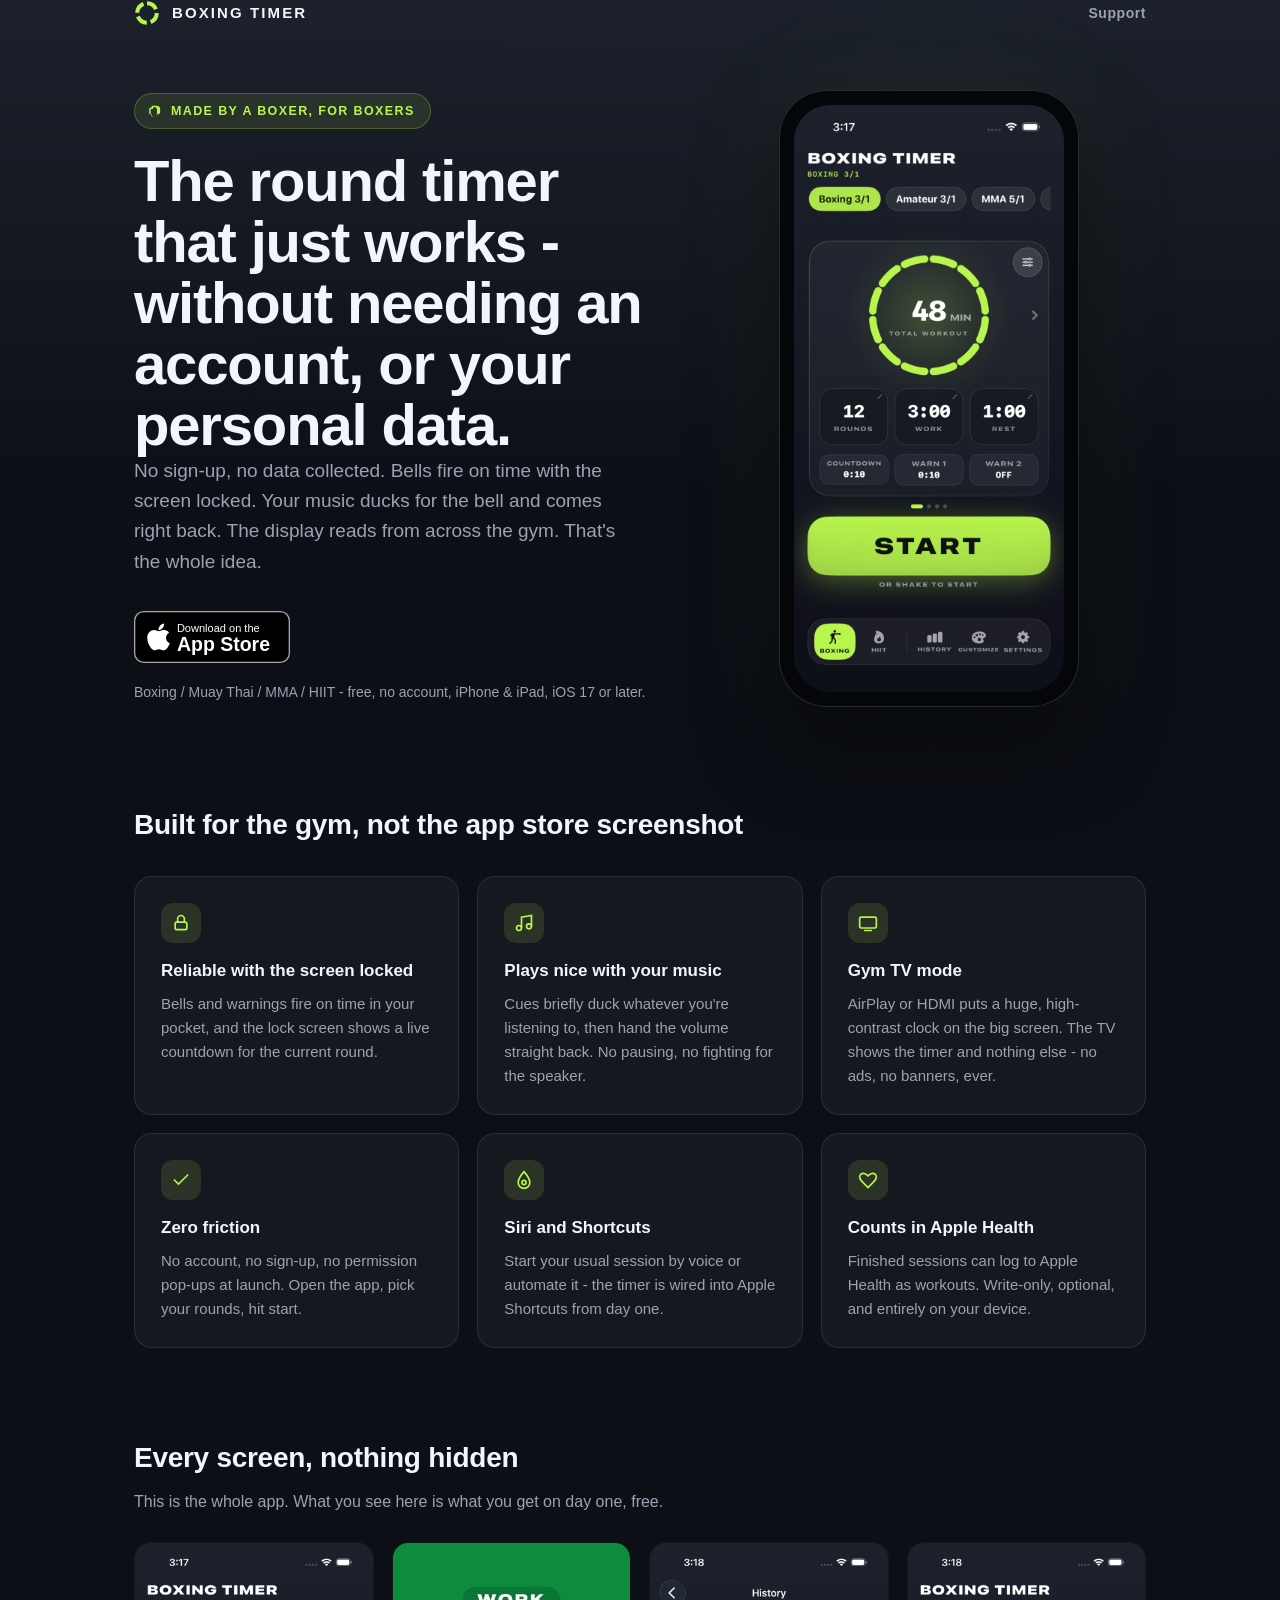
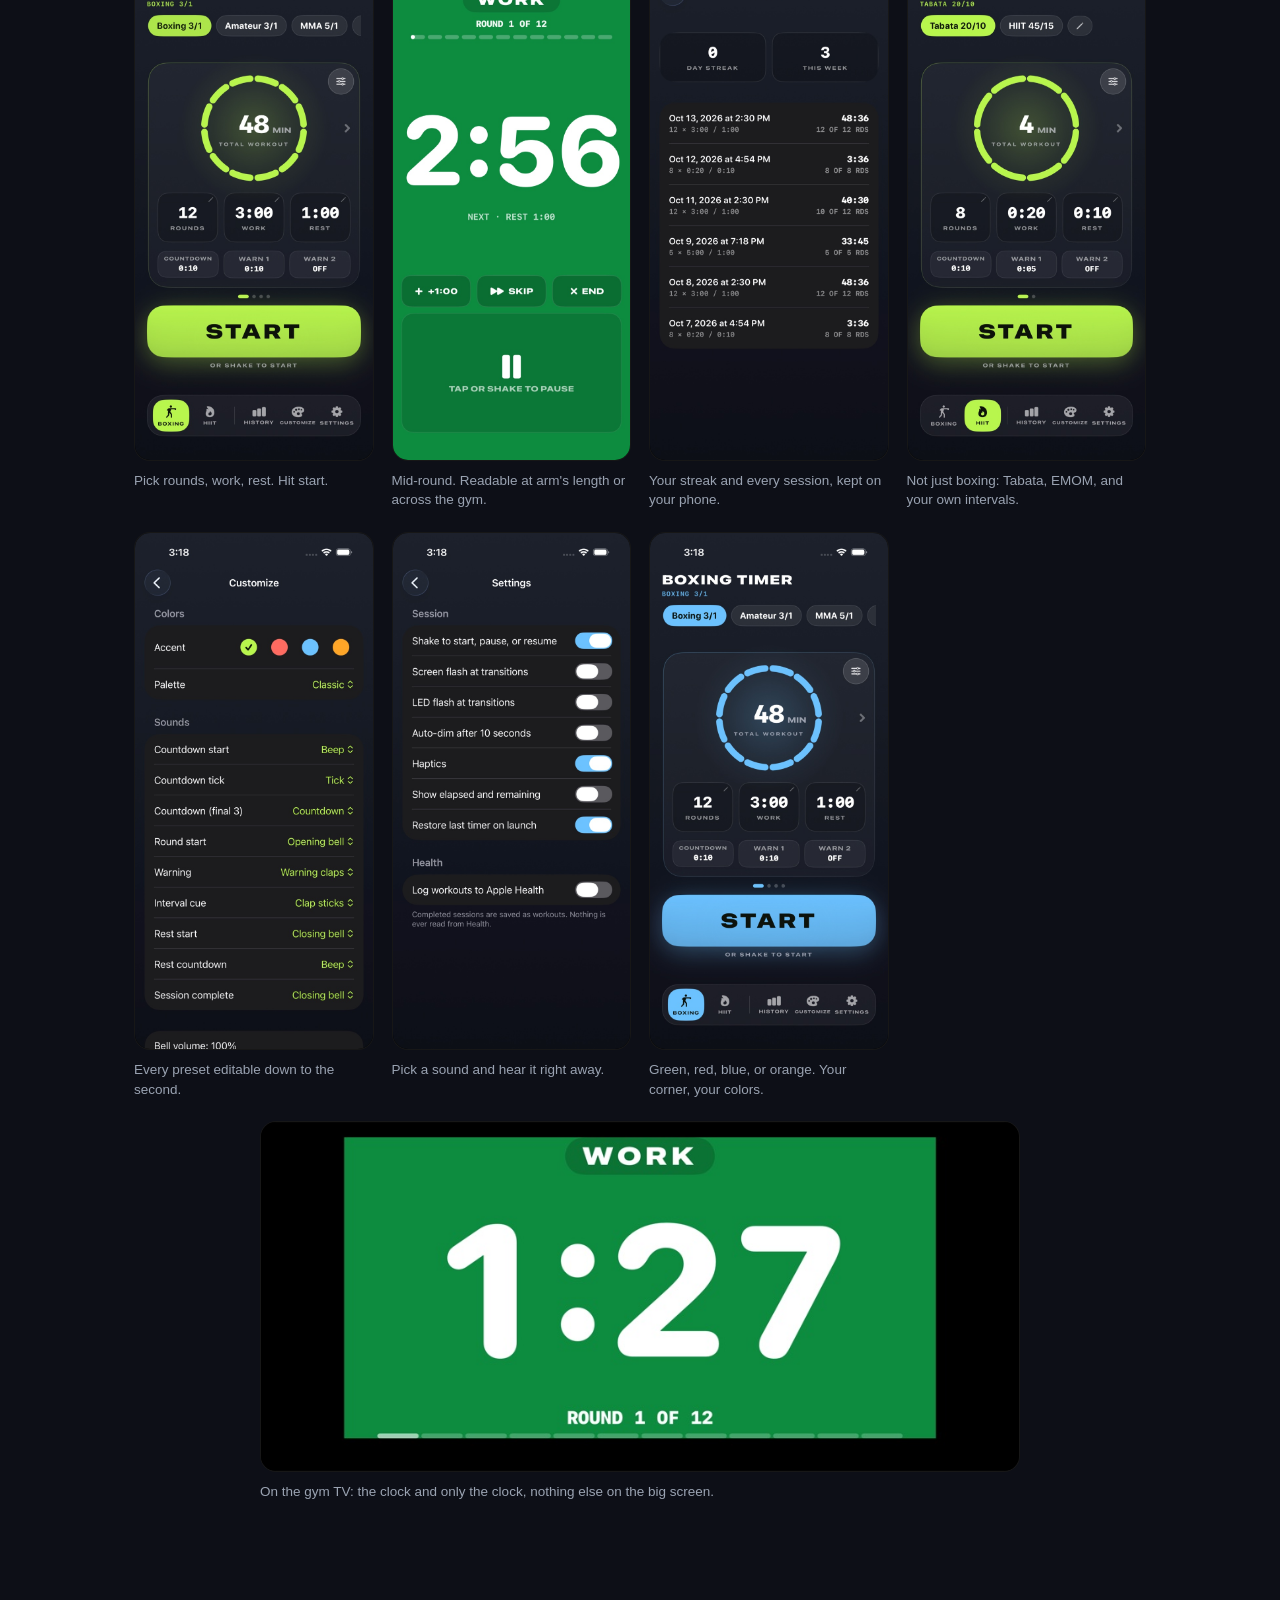
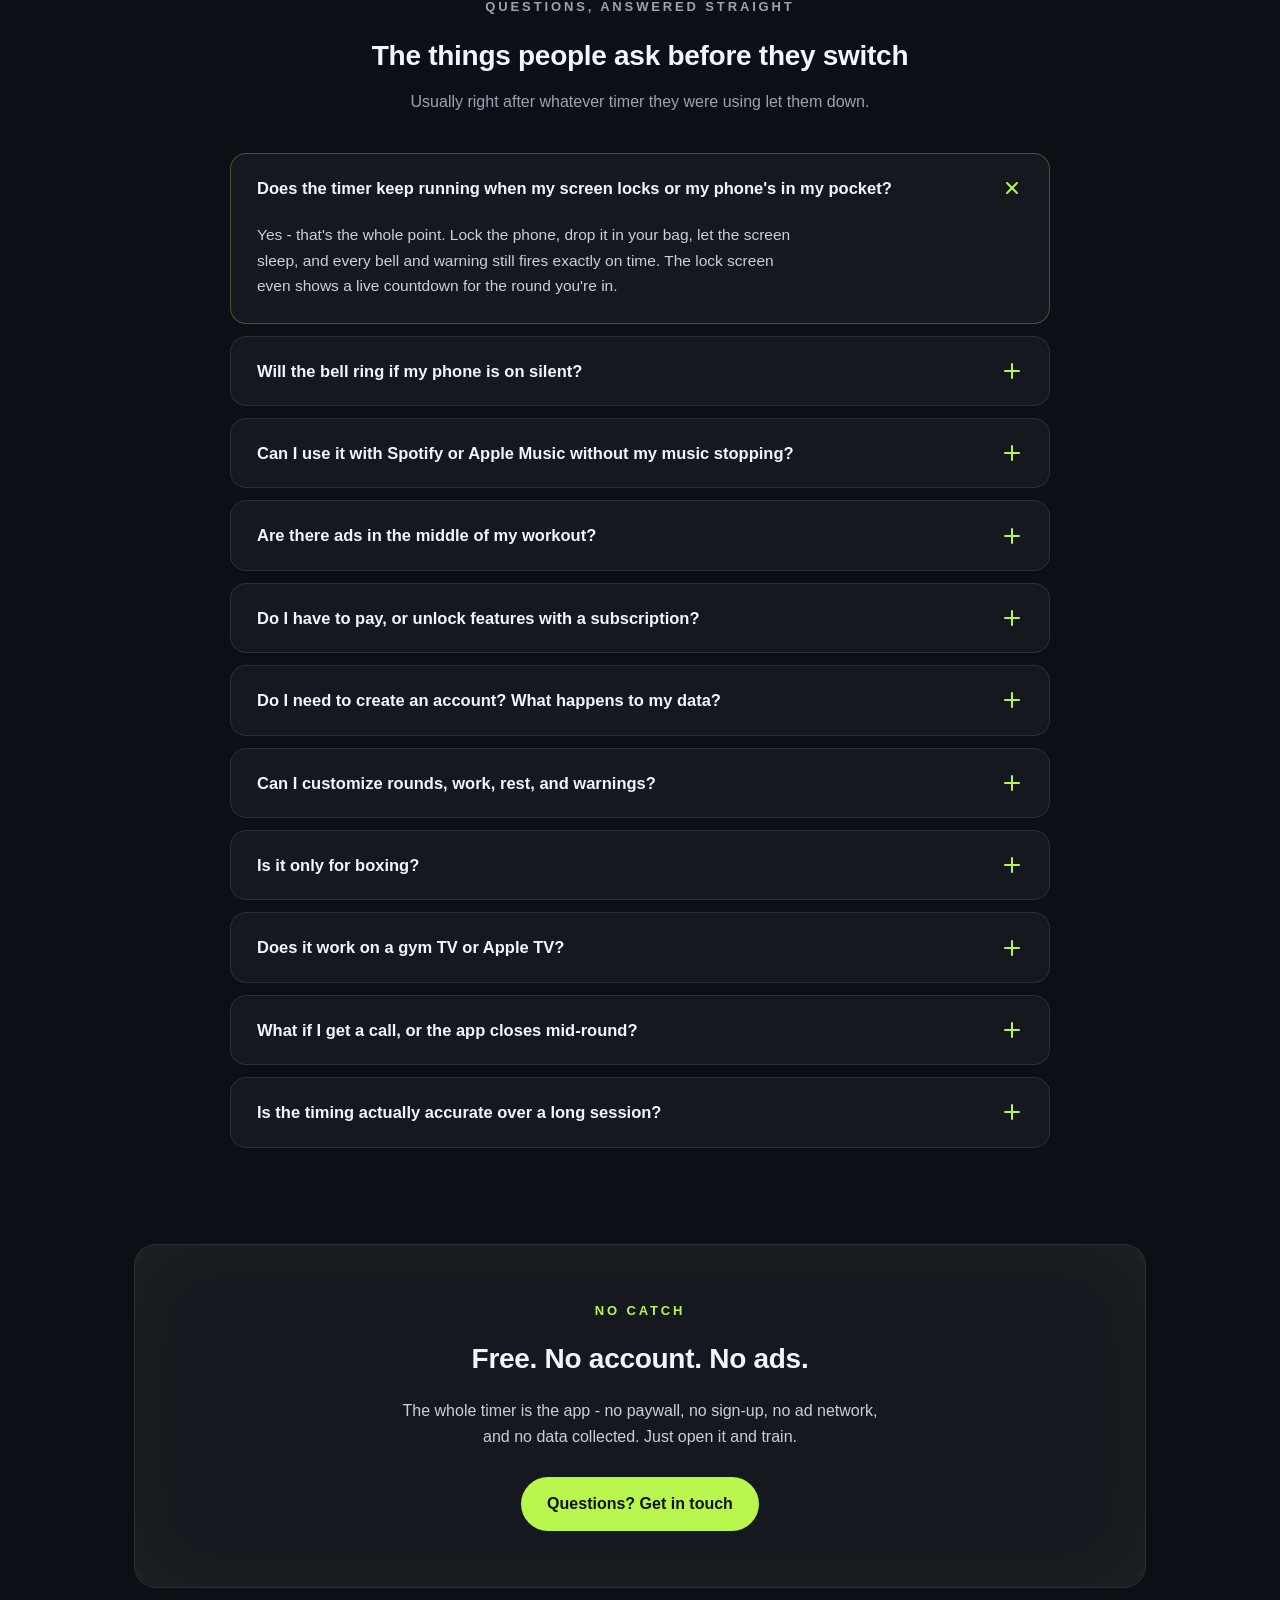
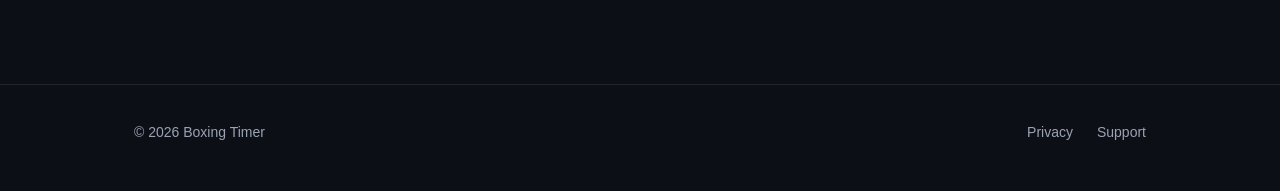
<file: index.html>
<!DOCTYPE html>
<html lang="en">
<head>
<meta charset="utf-8">
<meta name="viewport" content="width=device-width, initial-scale=1">
<title>Boxing Timer - the round timer that just works</title>
<meta name="description" content="A round and interval timer for boxing, Muay Thai, MMA, and HIIT. No account, no data collected. Bells fire on time with the screen locked, your music ducks cleanly, and the display reads from across the gym.">
<meta property="og:title" content="Boxing Timer">
<meta property="og:description" content="The round timer that just works - without needing an account, or your personal data. Boxing, Muay Thai, MMA, and HIIT.">
<meta property="og:url" content="https://theboxingtimer.com">
<meta property="og:image" content="https://theboxingtimer.com/assets/screenshots/home.jpg">
<meta name="theme-color" content="#0d0f17">
<link rel="icon" href="/favicon.svg" type="image/svg+xml">
<link rel="stylesheet" href="/assets/site.css">
<style>
  .hero { display: grid; grid-template-columns: 1.1fr 0.9fr; gap: 48px; align-items: center; padding: 64px 0 40px; }
  .hero-cta { display: flex; gap: 14px; margin-top: 34px; flex-wrap: wrap; }
  .hero-note { color: var(--muted); font-size: 14px; margin-top: 18px; }
  .phone-wrap { display: flex; justify-content: center; }
  .phone {
    width: 300px; padding: 14px; border-radius: 48px;
    background: #05060a; border: 1px solid rgba(255,255,255,0.14);
    box-shadow: 0 40px 80px rgba(0,0,0,0.55), 0 0 120px rgba(184,245,77,0.07);
  }
  .screen-img { display: block; width: 100%; height: auto; border-radius: 36px; }
  .appstore-badge { position: relative; display: inline-flex; align-items: center; transition: opacity 0.15s ease; }
  .appstore-badge:hover { opacity: 0.85; }
  .appstore-badge .badge-svg { height: 52px; width: auto; display: block; }
  .eyebrow-badge {
    display: inline-flex; align-items: center; gap: 8px;
    padding: 7px 15px 7px 11px; border-radius: 999px; margin-bottom: 22px;
    background: rgba(184, 245, 77, 0.1); border: 1px solid rgba(184, 245, 77, 0.24);
    color: var(--accent); font-size: 12.5px; font-weight: 800; letter-spacing: 0.11em; text-transform: uppercase;
  }
  .eyebrow-badge svg { width: 17px; height: 17px; flex: none; }
  .features { padding: 56px 0 0; }
  .features h2 { margin-bottom: 28px; }
  .shots { padding: 88px 0 0; }
  .shots h2 { margin-bottom: 8px; }
  .shots-intro { color: var(--muted); margin-bottom: 28px; }
  .shots-row { display: grid; grid-template-columns: repeat(4, 1fr); gap: 22px 18px; align-items: start; }
  .shots figure { margin: 0; }
  .shots figure.wide { grid-column: 1 / -1; max-width: 760px; justify-self: center; }
  .shots img { width: 100%; height: auto; display: block; border-radius: 16px; border: 1px solid var(--border); background: #000; }
  .shots figcaption { color: var(--muted); font-size: 13.5px; margin-top: 10px; line-height: 1.45; }
  @media (max-width: 900px) { .shots-row { grid-template-columns: repeat(2, 1fr); } }
  .faq { padding: 96px 0 0; }
  .faq-head { max-width: 720px; margin: 0 auto 38px; text-align: center; }
  .faq-head h2 { margin-bottom: 10px; }
  .faq-head p { color: var(--muted); }
  .faq-list { max-width: 820px; margin: 0 auto; }
  .faq-item { border: 1px solid var(--border); border-radius: 16px; background: var(--panel); margin-bottom: 12px; transition: border-color 0.2s ease; }
  .faq-item:hover { border-color: rgba(255, 255, 255, 0.16); }
  .faq-item[open] { border-color: rgba(184, 245, 77, 0.28); }
  .faq-item summary {
    list-style: none; cursor: pointer; padding: 21px 26px;
    display: flex; align-items: center; justify-content: space-between; gap: 20px;
    font-size: 16.5px; font-weight: 700; color: var(--text);
  }
  .faq-item summary::-webkit-details-marker { display: none; }
  .faq-item summary:focus-visible { outline: 2px solid var(--accent); outline-offset: 2px; border-radius: 12px; }
  .faq-item .plus { position: relative; flex: none; width: 22px; height: 22px; transition: transform 0.25s ease; }
  .faq-item .plus::before, .faq-item .plus::after { content: ""; position: absolute; background: var(--accent); border-radius: 2px; }
  .faq-item .plus::before { top: 10px; left: 3px; width: 16px; height: 2px; }
  .faq-item .plus::after { left: 10px; top: 3px; width: 2px; height: 16px; }
  .faq-item[open] .plus { transform: rotate(135deg); }
  .faq-item .answer { padding: 0 26px 24px; color: #c9d0da; font-size: 15.5px; line-height: 1.65; max-width: 68ch; }
  .cta-band {
    margin-top: 96px; padding: 56px 44px; border-radius: 22px; text-align: center;
    background: var(--panel); border: 1px solid var(--border);
    box-shadow: 0 0 80px rgba(184, 245, 77, 0.06) inset;
  }
  .cta-band p:not(.kicker) { color: #c9d0da; max-width: 56ch; margin: 0 auto 28px; }
  @media (max-width: 760px) {
    .shots-row { grid-template-columns: 1fr; }
    .cta-band { padding: 32px 24px; }
    .faq-item summary { padding: 18px 20px; font-size: 15.5px; }
    .faq-item .answer { padding: 0 20px 20px; }
  }
  @media (max-width: 860px) {
    .hero { grid-template-columns: 1fr; padding-top: 32px; }
    .phone-wrap { order: -1; }
    .phone { width: 260px; }
  }
</style>
</head>
<body>

<header class="wrap">
  <nav class="nav">
    <a class="brand" href="/">
      <svg width="26" height="26" viewBox="0 0 32 32" aria-hidden="true"><circle cx="16" cy="16" r="12" fill="none" stroke="#b8f54d" stroke-width="5" stroke-dasharray="14 4.85" transform="rotate(-90 16 16)"/></svg>
      BOXING TIMER
    </a>
    <div class="nav-links">
      <a href="/support/">Support</a>
    </div>
  </nav>
</header>

<main class="wrap">
  <section class="hero">
    <div>
      <p class="eyebrow-badge">
        <svg viewBox="0 0 24 24" fill="currentColor" aria-hidden="true"><path d="M15 4a5 5 0 0 1 5 5v2.5a4.5 4.5 0 0 1-4.5 4.5H15v1a2 2 0 0 1-2 2H9a2 2 0 0 1-2-2v-1.2A5 5 0 0 1 4.5 15V9A2.5 2.5 0 0 1 7 6.5h1V5a1 1 0 0 1 1-1zm0 2H9.9v2.5H7A.5.5 0 0 0 6.5 9v6a.5.5 0 0 0 .5.5h.5V16a3 3 0 0 0 3 3h2.5a2.5 2.5 0 0 0 2.5-2.5V9a3 3 0 0 0-2.5-3z"/></svg>
        Made by a boxer, for boxers
      </p>
      <h1>The round timer that just works - without needing an account, or your personal data.</h1>
      <p class="lede">No sign-up, no data collected. Bells fire on time with the screen locked. Your music ducks for the bell and comes right back. The display reads from across the gym. That's the whole idea.</p>
      <div class="hero-cta">
        <a class="appstore-badge" href="https://apps.apple.com/app/boxing-timer-round-timer/id6817088693">
          <svg class="badge-svg" viewBox="0 0 120 40" role="img" aria-label="Download on the App Store">
            <rect x="0.5" y="0.5" width="119" height="39" rx="7" fill="#000" stroke="#a6a6a6"/>
            <path fill="#fff" transform="translate(10,8.2) scale(0.046)" d="M318.7 268.7c-.2-36.7 16.4-64.4 50-84.8-18.8-26.9-47.2-41.7-84.7-44.6-35.5-2.9-74.3 20.7-88.5 20.7-15 0-49.4-19.7-76.4-19.7C63.3 141.2 4 184.8 4 273.5q0 39.3 14.4 81.2c12.8 36.7 59 126.7 107.2 125.2 25.2-.6 43-17.9 75.8-17.9 31.8 0 48.3 17.9 76.4 17.9 48.6-.7 90.4-82.5 102.6-119.3-65.2-30.7-61.7-90-61.7-91.9zm-56.6-164.2c27.3-32.4 24.8-61.9 24-72.5-24.1 1.4-52 16.4-67.9 34.9-17.5 19.8-27.8 44.3-25.6 71.9 26.1 2 49.9-11.4 69.5-34.3z"/>
            <text x="33" y="16" fill="#fff" font-size="8.5" font-family="-apple-system, BlinkMacSystemFont, 'Segoe UI', Roboto, sans-serif">Download on the</text>
            <text x="33" y="31" fill="#fff" font-size="15" font-weight="600" font-family="-apple-system, BlinkMacSystemFont, 'Segoe UI', Roboto, sans-serif">App Store</text>
          </svg>
        </a>
      </div>
      <p class="hero-note">Boxing / Muay Thai / MMA / HIIT - free, no account, iPhone &amp; iPad, iOS 17 or later.</p>
    </div>
    <div class="phone-wrap">
      <div class="phone">
        <img class="screen-img" src="/assets/screenshots/home.jpg" alt="Boxing Timer home screen: preset cards, a segmented ring showing a 48 minute total workout, and a large start button" width="720" height="1565">
      </div>
    </div>
  </section>

  <section class="features">
    <h2>Built for the gym, not the app store screenshot</h2>
    <div class="grid">
      <div class="card">
        <div class="glyph"><svg width="20" height="20" viewBox="0 0 24 24" fill="none" stroke="#b8f54d" stroke-width="2" stroke-linecap="round"><rect x="5" y="11" width="14" height="9" rx="2"/><path d="M8 11V7a4 4 0 0 1 8 0v4"/></svg></div>
        <h3>Reliable with the screen locked</h3>
        <p>Bells and warnings fire on time in your pocket, and the lock screen shows a live countdown for the current round.</p>
      </div>
      <div class="card">
        <div class="glyph"><svg width="20" height="20" viewBox="0 0 24 24" fill="none" stroke="#b8f54d" stroke-width="2" stroke-linecap="round"><path d="M9 18V5l12-2v13"/><circle cx="6" cy="18" r="3"/><circle cx="18" cy="16" r="3"/></svg></div>
        <h3>Plays nice with your music</h3>
        <p>Cues briefly duck whatever you're listening to, then hand the volume straight back. No pausing, no fighting for the speaker.</p>
      </div>
      <div class="card">
        <div class="glyph"><svg width="20" height="20" viewBox="0 0 24 24" fill="none" stroke="#b8f54d" stroke-width="2" stroke-linecap="round"><rect x="2" y="5" width="20" height="13" rx="2"/><path d="M8 21h8"/></svg></div>
        <h3>Gym TV mode</h3>
        <p>AirPlay or HDMI puts a huge, high-contrast clock on the big screen. The TV shows the timer and nothing else - no ads, no banners, ever.</p>
      </div>
      <div class="card">
        <div class="glyph"><svg width="20" height="20" viewBox="0 0 24 24" fill="none" stroke="#b8f54d" stroke-width="2" stroke-linecap="round"><path d="M20 6 9 17l-5-5"/></svg></div>
        <h3>Zero friction</h3>
        <p>No account, no sign-up, no permission pop-ups at launch. Open the app, pick your rounds, hit start.</p>
      </div>
      <div class="card">
        <div class="glyph"><svg width="20" height="20" viewBox="0 0 24 24" fill="none" stroke="#b8f54d" stroke-width="2" stroke-linecap="round"><path d="M12 2a7 7 0 0 1 7 7c0 5-7 13-7 13S5 14 5 9a7 7 0 0 1 7-7Z" transform="rotate(180 12 12)"/><circle cx="12" cy="15" r="2.5"/></svg></div>
        <h3>Siri and Shortcuts</h3>
        <p>Start your usual session by voice or automate it - the timer is wired into Apple Shortcuts from day one.</p>
      </div>
      <div class="card">
        <div class="glyph"><svg width="20" height="20" viewBox="0 0 24 24" fill="none" stroke="#b8f54d" stroke-width="2" stroke-linecap="round"><path d="M19 14c1.5-1.5 3-3.4 3-5.5A4.5 4.5 0 0 0 17.5 4c-2 0-3.5 1-5.5 3-2-2-3.5-3-5.5-3A4.5 4.5 0 0 0 2 8.5c0 2.1 1.5 4 3 5.5l7 7Z"/></svg></div>
        <h3>Counts in Apple Health</h3>
        <p>Finished sessions can log to Apple Health as workouts. Write-only, optional, and entirely on your device.</p>
      </div>
    </div>
  </section>

  <section class="shots">
    <h2>Every screen, nothing hidden</h2>
    <p class="shots-intro">This is the whole app. What you see here is what you get on day one, free.</p>
    <div class="shots-row">
      <figure>
        <img src="/assets/screenshots/home.jpg" alt="Home screen with boxing presets, a segmented ring, and a large start button">
        <figcaption>Pick rounds, work, rest. Hit start.</figcaption>
      </figure>
      <figure>
        <img src="/assets/screenshots/session.jpg" alt="A running work round with the countdown and round number">
        <figcaption>Mid-round. Readable at arm's length or across the gym.</figcaption>
      </figure>
      <figure>
        <img src="/assets/screenshots/history.jpg" alt="History screen with weekly stats and logged workouts">
        <figcaption>Your streak and every session, kept on your phone.</figcaption>
      </figure>
      <figure>
        <img src="/assets/screenshots/hiit.jpg" alt="HIIT tab with Tabata and interval presets">
        <figcaption>Not just boxing: Tabata, EMOM, and your own intervals.</figcaption>
      </figure>
      <figure>
        <img src="/assets/screenshots/customize.jpg" alt="Customize screen with accent colors and sound choices for every cue">
        <figcaption>Every preset editable down to the second.</figcaption>
      </figure>
      <figure>
        <img src="/assets/screenshots/settings.jpg" alt="Settings screen with sound choices">
        <figcaption>Pick a sound and hear it right away.</figcaption>
      </figure>
      <figure>
        <img src="/assets/screenshots/home-blue.jpg" alt="The home screen re-themed in the blue accent color">
        <figcaption>Green, red, blue, or orange. Your corner, your colors.</figcaption>
      </figure>
      <figure class="wide">
        <img src="/assets/screenshots/tv.jpg" alt="The gym TV scene: a large green work round countdown">
        <figcaption>On the gym TV: the clock and only the clock, nothing else on the big screen.</figcaption>
      </figure>
    </div>
  </section>

  <section class="faq">
    <div class="faq-head">
      <p class="kicker">Questions, answered straight</p>
      <h2>The things people ask before they switch</h2>
      <p>Usually right after whatever timer they were using let them down.</p>
    </div>
    <div class="faq-list">
      <details class="faq-item" open>
        <summary>Does the timer keep running when my screen locks or my phone's in my pocket?<span class="plus" aria-hidden="true"></span></summary>
        <div class="answer">Yes - that's the whole point. Lock the phone, drop it in your bag, let the screen sleep, and every bell and warning still fires exactly on time. The lock screen even shows a live countdown for the round you're in.</div>
      </details>
      <details class="faq-item">
        <summary>Will the bell ring if my phone is on silent?<span class="plus" aria-hidden="true"></span></summary>
        <div class="answer">Yes, on purpose. A round bell you can't hear is useless, so cues play through the silent switch the way an alarm clock does. Want to train quietly? Turn sound off in Settings and keep the screen flash and vibration instead.</div>
      </details>
      <details class="faq-item">
        <summary>Can I use it with Spotify or Apple Music without my music stopping?<span class="plus" aria-hidden="true"></span></summary>
        <div class="answer">Yes. Your music keeps playing - cues just dip the volume for a moment and hand it straight back. Nothing pauses, nothing fights for the speaker, whether it's a playlist, a podcast, or the gym's system over Bluetooth.</div>
      </details>
      <details class="faq-item">
        <summary>Are there ads in the middle of my workout?<span class="plus" aria-hidden="true"></span></summary>
        <div class="answer">Never. No ads, no ad network, no sponsors, no pop-ups - nothing. The app is free and the timer is the entire app, with no interruptions of any kind.</div>
      </details>
      <details class="faq-item">
        <summary>Do I have to pay, or unlock features with a subscription?<span class="plus" aria-hidden="true"></span></summary>
        <div class="answer">No. The app is free and the timer is the entire app - there's no "pro" tier holding your rounds, sounds, or the TV screen behind a paywall.</div>
      </details>
      <details class="faq-item">
        <summary>Do I need to create an account? What happens to my data?<span class="plus" aria-hidden="true"></span></summary>
        <div class="answer">No account, and no data collected - no analytics, no tracking, no identifiers of any kind. Your presets and history live on your phone and never leave it. The <a href="/privacy/">full privacy policy</a> takes two minutes to read because there's nothing to disclose.</div>
      </details>
      <details class="faq-item">
        <summary>Can I customize rounds, work, rest, and warnings?<span class="plus" aria-hidden="true"></span></summary>
        <div class="answer">Down to the second. Set any number of rounds - or unlimited - with independent work and rest, a get-ready countdown, and up to two warning cues before the round ends. Save it as a preset and it's one tap next time.</div>
      </details>
      <details class="faq-item">
        <summary>Is it only for boxing?<span class="plus" aria-hidden="true"></span></summary>
        <div class="answer">No - rounds are rounds. Muay Thai, MMA, kickboxing, HIIT, Tabata, EMOM, conditioning, jump rope. There's a dedicated HIIT tab, and every preset bends to whatever your coach dreamed up.</div>
      </details>
      <details class="faq-item">
        <summary>Does it work on a gym TV or Apple TV?<span class="plus" aria-hidden="true"></span></summary>
        <div class="answer">Yes. Connect over AirPlay or HDMI and the timer takes over the big screen with a huge, high-contrast clock readable from the far bag. The TV shows the timer and nothing else - the phone keeps the controls.</div>
      </details>
      <details class="faq-item">
        <summary>What if I get a call, or the app closes mid-round?<span class="plus" aria-hidden="true"></span></summary>
        <div class="answer">It handles both. A phone call auto-pauses the session and it resumes when the call ends. And if the app is ever force-closed in the middle of a workout, it offers to pick up right where you left off.</div>
      </details>
      <details class="faq-item">
        <summary>Is the timing actually accurate over a long session?<span class="plus" aria-hidden="true"></span></summary>
        <div class="answer">Yes. Every cue is scheduled against a fixed timeline rather than counted tick by tick, so the bell doesn't drift across a twelve-round session or after the app spends time in the background. On time is the one thing a round timer can't get wrong.</div>
      </details>
    </div>
  </section>

  <section class="cta-band">
    <p class="kicker">No catch</p>
    <h2>Free. No account. No ads.</h2>
    <p>The whole timer is the app - no paywall, no sign-up, no ad network, and no data collected. Just open it and train.</p>
    <a class="btn btn-primary" href="/support/">Questions? Get in touch</a>
  </section>
</main>

<footer>
  <div class="wrap foot">
    <span>&copy; 2026 Boxing Timer</span>
    <div class="foot-links">
      <a href="/privacy/">Privacy</a>
      <a href="/support/">Support</a>
    </div>
  </div>
</footer>

</body>
</html>
</file>
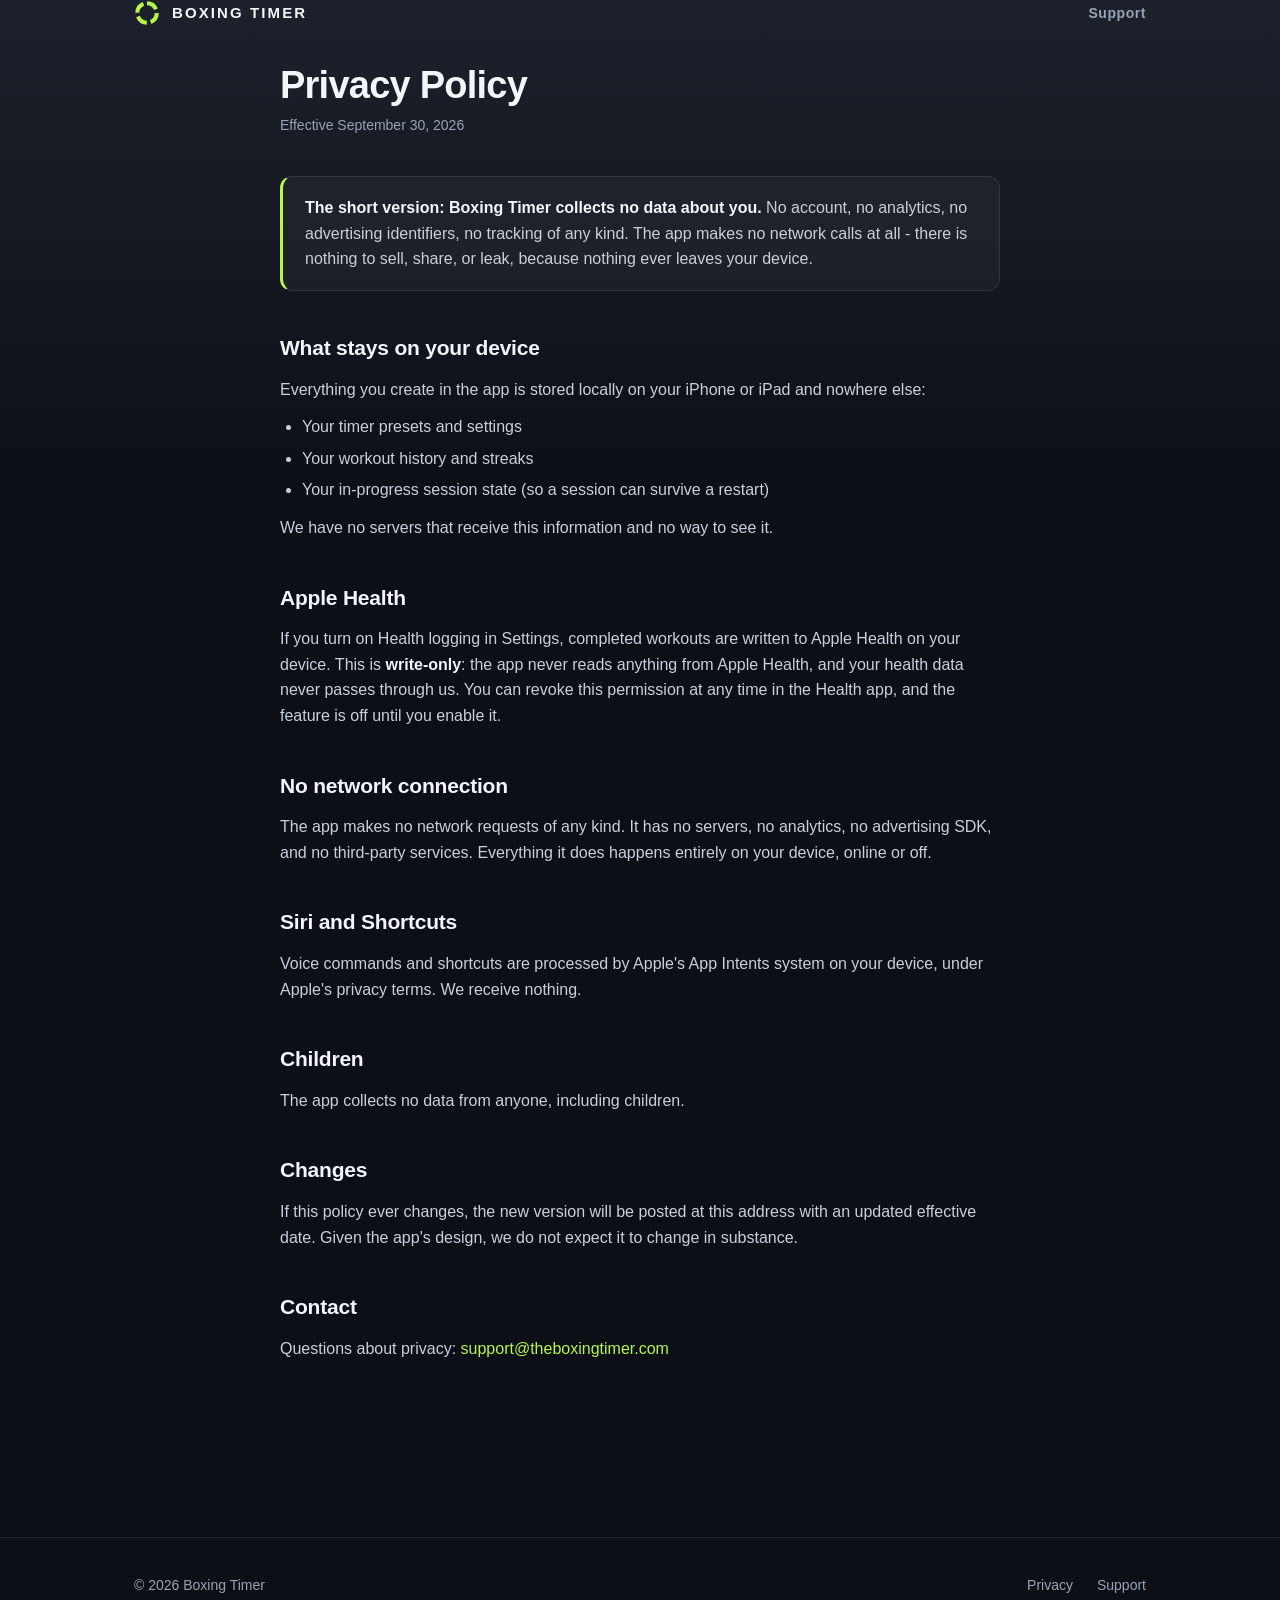
<file: privacy/index.html>
<!DOCTYPE html>
<html lang="en">
<head>
<meta charset="utf-8">
<meta name="viewport" content="width=device-width, initial-scale=1">
<title>Privacy Policy - Boxing Timer</title>
<meta name="description" content="Boxing Timer collects no data. No accounts, no analytics, no tracking.">
<meta name="theme-color" content="#0d0f17">
<link rel="icon" href="/favicon.svg" type="image/svg+xml">
<link rel="stylesheet" href="/assets/site.css">
</head>
<body>

<header class="wrap">
  <nav class="nav">
    <a class="brand" href="/">
      <svg width="26" height="26" viewBox="0 0 32 32" aria-hidden="true"><circle cx="16" cy="16" r="12" fill="none" stroke="#b8f54d" stroke-width="5" stroke-dasharray="14 4.85" transform="rotate(-90 16 16)"/></svg>
      BOXING TIMER
    </a>
    <div class="nav-links">
      <a href="/support/">Support</a>
    </div>
  </nav>
</header>

<main class="wrap prose">
  <h1>Privacy Policy</h1>
  <p class="updated">Effective September 30, 2026</p>

  <div class="callout">
    <p><strong>The short version: Boxing Timer collects no data about you.</strong> No account, no analytics, no advertising identifiers, no tracking of any kind. The app makes no network calls at all - there is nothing to sell, share, or leak, because nothing ever leaves your device.</p>
  </div>

  <h2>What stays on your device</h2>
  <p>Everything you create in the app is stored locally on your iPhone or iPad and nowhere else:</p>
  <ul>
    <li>Your timer presets and settings</li>
    <li>Your workout history and streaks</li>
    <li>Your in-progress session state (so a session can survive a restart)</li>
  </ul>
  <p>We have no servers that receive this information and no way to see it.</p>

  <h2>Apple Health</h2>
  <p>If you turn on Health logging in Settings, completed workouts are written to Apple Health on your device. This is <strong>write-only</strong>: the app never reads anything from Apple Health, and your health data never passes through us. You can revoke this permission at any time in the Health app, and the feature is off until you enable it.</p>

  <h2>No network connection</h2>
  <p>The app makes no network requests of any kind. It has no servers, no analytics, no advertising SDK, and no third-party services. Everything it does happens entirely on your device, online or off.</p>

  <h2>Siri and Shortcuts</h2>
  <p>Voice commands and shortcuts are processed by Apple's App Intents system on your device, under Apple's privacy terms. We receive nothing.</p>

  <h2>Children</h2>
  <p>The app collects no data from anyone, including children.</p>

  <h2>Changes</h2>
  <p>If this policy ever changes, the new version will be posted at this address with an updated effective date. Given the app's design, we do not expect it to change in substance.</p>

  <h2>Contact</h2>
  <p>Questions about privacy: <a href="mailto:support@theboxingtimer.com">support@theboxingtimer.com</a></p>
</main>

<footer>
  <div class="wrap foot">
    <span>&copy; 2026 Boxing Timer</span>
    <div class="foot-links">
      <a href="/privacy/">Privacy</a>
      <a href="/support/">Support</a>
    </div>
  </div>
</footer>

</body>
</html>
</file>
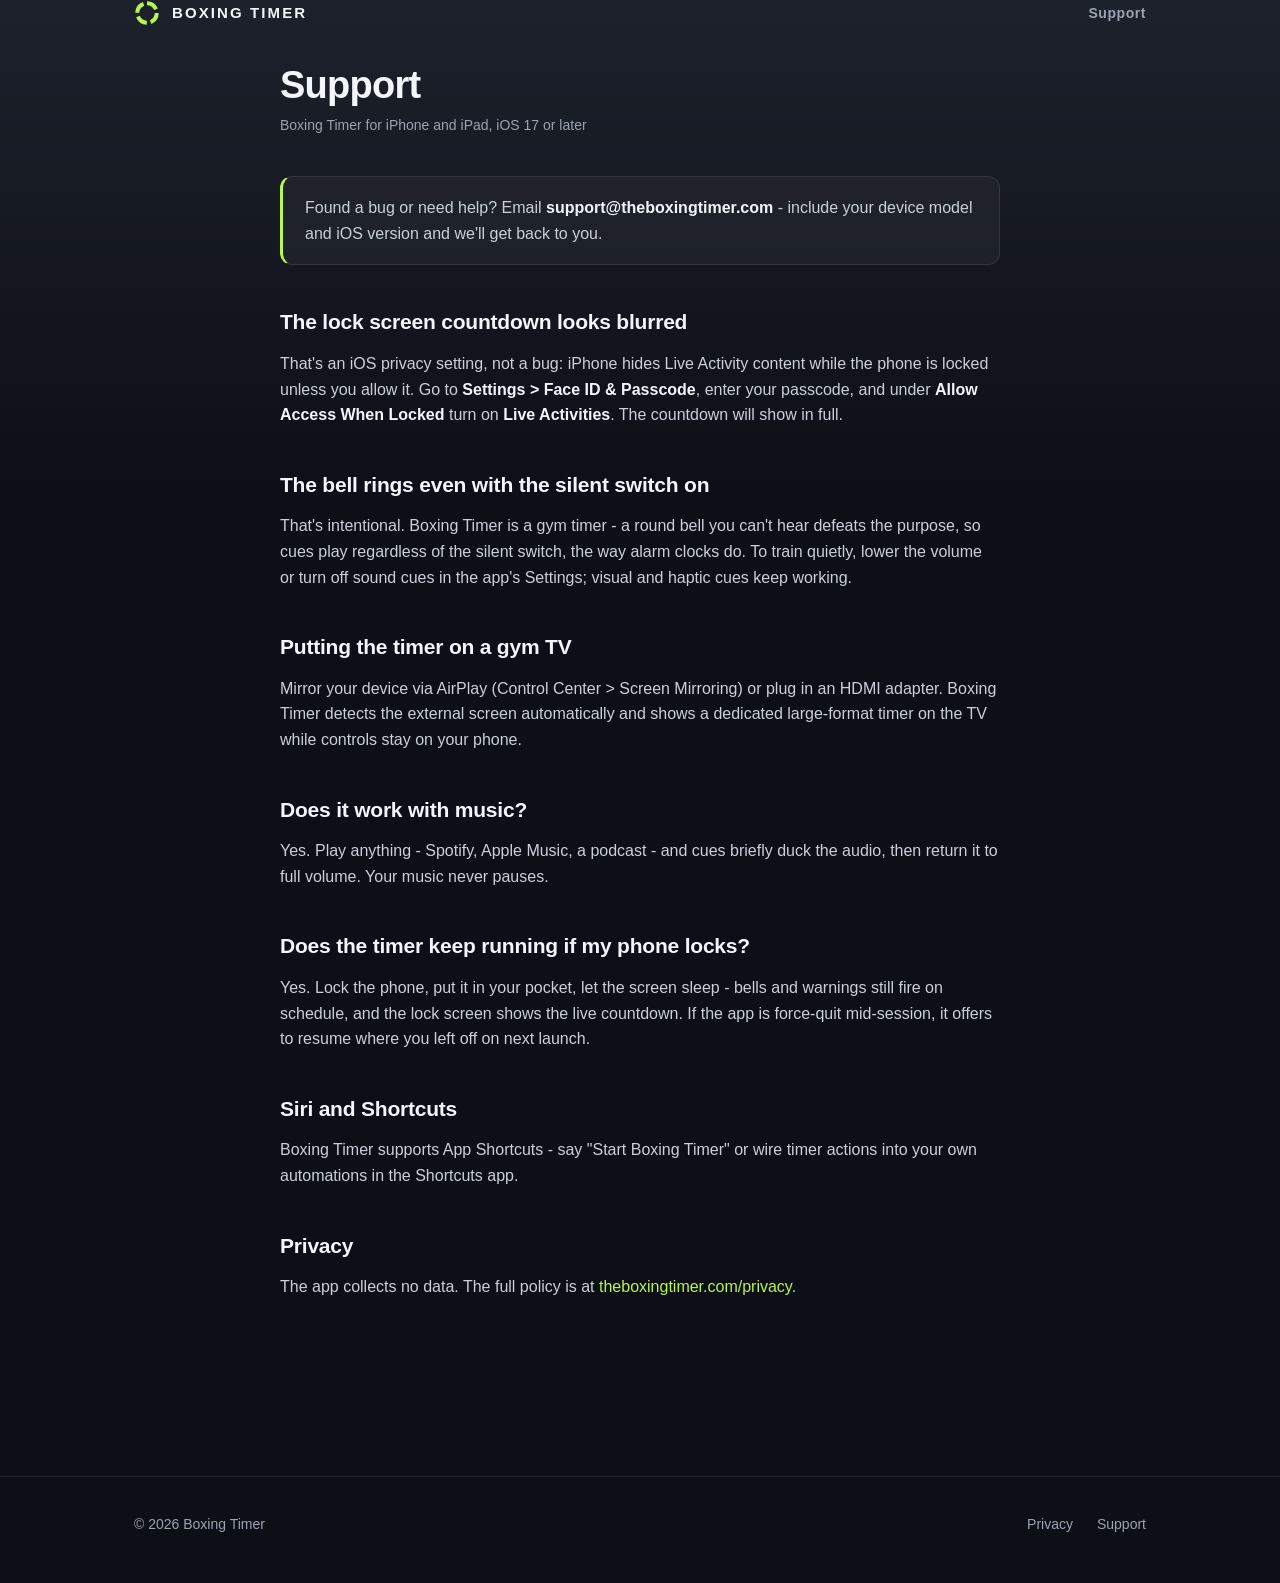
<file: support/index.html>
<!DOCTYPE html>
<html lang="en">
<head>
<meta charset="utf-8">
<meta name="viewport" content="width=device-width, initial-scale=1">
<title>Support - Boxing Timer</title>
<meta name="description" content="Get help with Boxing Timer: contact, common questions, and troubleshooting.">
<meta name="theme-color" content="#0d0f17">
<link rel="icon" href="/favicon.svg" type="image/svg+xml">
<link rel="stylesheet" href="/assets/site.css">
</head>
<body>

<header class="wrap">
  <nav class="nav">
    <a class="brand" href="/">
      <svg width="26" height="26" viewBox="0 0 32 32" aria-hidden="true"><circle cx="16" cy="16" r="12" fill="none" stroke="#b8f54d" stroke-width="5" stroke-dasharray="14 4.85" transform="rotate(-90 16 16)"/></svg>
      BOXING TIMER
    </a>
    <div class="nav-links">
      <a href="/support/">Support</a>
    </div>
  </nav>
</header>

<main class="wrap prose">
  <h1>Support</h1>
  <p class="updated">Boxing Timer for iPhone and iPad, iOS 17 or later</p>

  <div class="callout">
    <p>Found a bug or need help? Email <a href="mailto:support@theboxingtimer.com"><strong>support@theboxingtimer.com</strong></a> - include your device model and iOS version and we'll get back to you.</p>
  </div>

  <h2>The lock screen countdown looks blurred</h2>
  <p>That's an iOS privacy setting, not a bug: iPhone hides Live Activity content while the phone is locked unless you allow it. Go to <strong>Settings &gt; Face ID &amp; Passcode</strong>, enter your passcode, and under <strong>Allow Access When Locked</strong> turn on <strong>Live Activities</strong>. The countdown will show in full.</p>

  <h2>The bell rings even with the silent switch on</h2>
  <p>That's intentional. Boxing Timer is a gym timer - a round bell you can't hear defeats the purpose, so cues play regardless of the silent switch, the way alarm clocks do. To train quietly, lower the volume or turn off sound cues in the app's Settings; visual and haptic cues keep working.</p>

  <h2>Putting the timer on a gym TV</h2>
  <p>Mirror your device via AirPlay (Control Center &gt; Screen Mirroring) or plug in an HDMI adapter. Boxing Timer detects the external screen automatically and shows a dedicated large-format timer on the TV while controls stay on your phone.</p>

  <h2>Does it work with music?</h2>
  <p>Yes. Play anything - Spotify, Apple Music, a podcast - and cues briefly duck the audio, then return it to full volume. Your music never pauses.</p>

  <h2>Does the timer keep running if my phone locks?</h2>
  <p>Yes. Lock the phone, put it in your pocket, let the screen sleep - bells and warnings still fire on schedule, and the lock screen shows the live countdown. If the app is force-quit mid-session, it offers to resume where you left off on next launch.</p>

  <h2>Siri and Shortcuts</h2>
  <p>Boxing Timer supports App Shortcuts - say "Start Boxing Timer" or wire timer actions into your own automations in the Shortcuts app.</p>

  <h2>Privacy</h2>
  <p>The app collects no data. The full policy is at <a href="/privacy/">theboxingtimer.com/privacy</a>.</p>
</main>

<footer>
  <div class="wrap foot">
    <span>&copy; 2026 Boxing Timer</span>
    <div class="foot-links">
      <a href="/privacy/">Privacy</a>
      <a href="/support/">Support</a>
    </div>
  </div>
</footer>

</body>
</html>
</file>
<file: assets/site.css>
:root {
  --bg-top: #1c212b;
  --bg-bottom: #0d0f17;
  --panel: rgba(255, 255, 255, 0.04);
  --border: rgba(255, 255, 255, 0.09);
  --text: #f2f5f9;
  --muted: #9aa3b2;
  --accent: #b8f54d;
  --accent-ink: #0d120a;
  --work: #0d8c40;
  --rest: #c71f1f;
  --ready: #ed9e0d;
}

* { margin: 0; padding: 0; box-sizing: border-box; }

html { scroll-behavior: smooth; }

body {
  font-family: -apple-system, BlinkMacSystemFont, "Segoe UI", Roboto, Helvetica, Arial, sans-serif;
  background: linear-gradient(180deg, var(--bg-top) 0%, var(--bg-bottom) 55%) fixed, var(--bg-bottom);
  color: var(--text);
  line-height: 1.6;
  -webkit-font-smoothing: antialiased;
}

.wrap { max-width: 1060px; margin: 0 auto; padding: 0 24px; }

a { color: var(--accent); text-decoration: none; }
a:hover { text-decoration: underline; }

/* Header */
header { padding: 28px 0; }
.nav { display: flex; align-items: center; justify-content: space-between; }
.brand { display: flex; align-items: center; gap: 12px; color: var(--text); font-weight: 800; letter-spacing: 0.14em; font-size: 15px; }
.brand:hover { text-decoration: none; }
.brand svg { display: block; }
.nav-links { display: flex; gap: 28px; }
.nav-links a { color: var(--muted); font-size: 14px; font-weight: 600; letter-spacing: 0.04em; }
.nav-links a:hover { color: var(--text); text-decoration: none; }

/* Type */
h1 { font-size: clamp(38px, 6vw, 58px); line-height: 1.05; font-weight: 800; letter-spacing: -0.02em; }
h2 { font-size: 28px; font-weight: 800; letter-spacing: -0.01em; margin-bottom: 16px; }
.kicker { color: var(--accent); font-size: 13px; font-weight: 700; letter-spacing: 0.22em; text-transform: uppercase; margin-bottom: 16px; }
.lede { color: var(--muted); font-size: 19px; max-width: 46ch; }

/* Buttons */
.btn { display: inline-flex; align-items: center; gap: 10px; padding: 14px 26px; border-radius: 999px; font-weight: 700; font-size: 16px; }
.btn-primary { background: var(--accent); color: var(--accent-ink); }
.btn-primary:hover { text-decoration: none; filter: brightness(1.06); }
.btn-ghost { border: 1px solid var(--border); color: var(--text); }
.btn-ghost:hover { text-decoration: none; border-color: var(--muted); }

/* Cards */
.grid { display: grid; grid-template-columns: repeat(3, 1fr); gap: 18px; }
.card { background: var(--panel); border: 1px solid var(--border); border-radius: 18px; padding: 26px; }
.card h3 { font-size: 17px; font-weight: 700; margin: 14px 0 8px; }
.card p { color: var(--muted); font-size: 15px; }
.card .glyph { width: 40px; height: 40px; border-radius: 12px; background: rgba(184, 245, 77, 0.12); display: flex; align-items: center; justify-content: center; }

/* Prose pages (privacy, support, sponsor) */
.prose { max-width: 720px; margin: 0 auto; padding: 40px 0 80px; }
.prose h1 { font-size: 38px; margin-bottom: 8px; }
.prose .updated { color: var(--muted); font-size: 14px; margin-bottom: 40px; }
.prose h2 { font-size: 21px; margin: 40px 0 12px; }
.prose p, .prose li { color: #c9d0da; font-size: 16px; }
.prose ul { padding-left: 22px; margin: 12px 0; }
.prose li { margin: 6px 0; }
.prose strong { color: var(--text); }
.prose .callout { background: var(--panel); border: 1px solid var(--border); border-left: 3px solid var(--accent); border-radius: 12px; padding: 18px 22px; margin: 24px 0; }

/* Footer */
footer { border-top: 1px solid var(--border); margin-top: 96px; padding: 36px 0 48px; }
.foot { display: flex; align-items: center; justify-content: space-between; flex-wrap: wrap; gap: 16px; }
.foot-links { display: flex; gap: 24px; }
.foot a, .foot span { color: var(--muted); font-size: 14px; }
.foot a:hover { color: var(--text); text-decoration: none; }

@media (max-width: 760px) {
  .grid { grid-template-columns: 1fr; }
  .nav-links { gap: 18px; }
}
</file>
